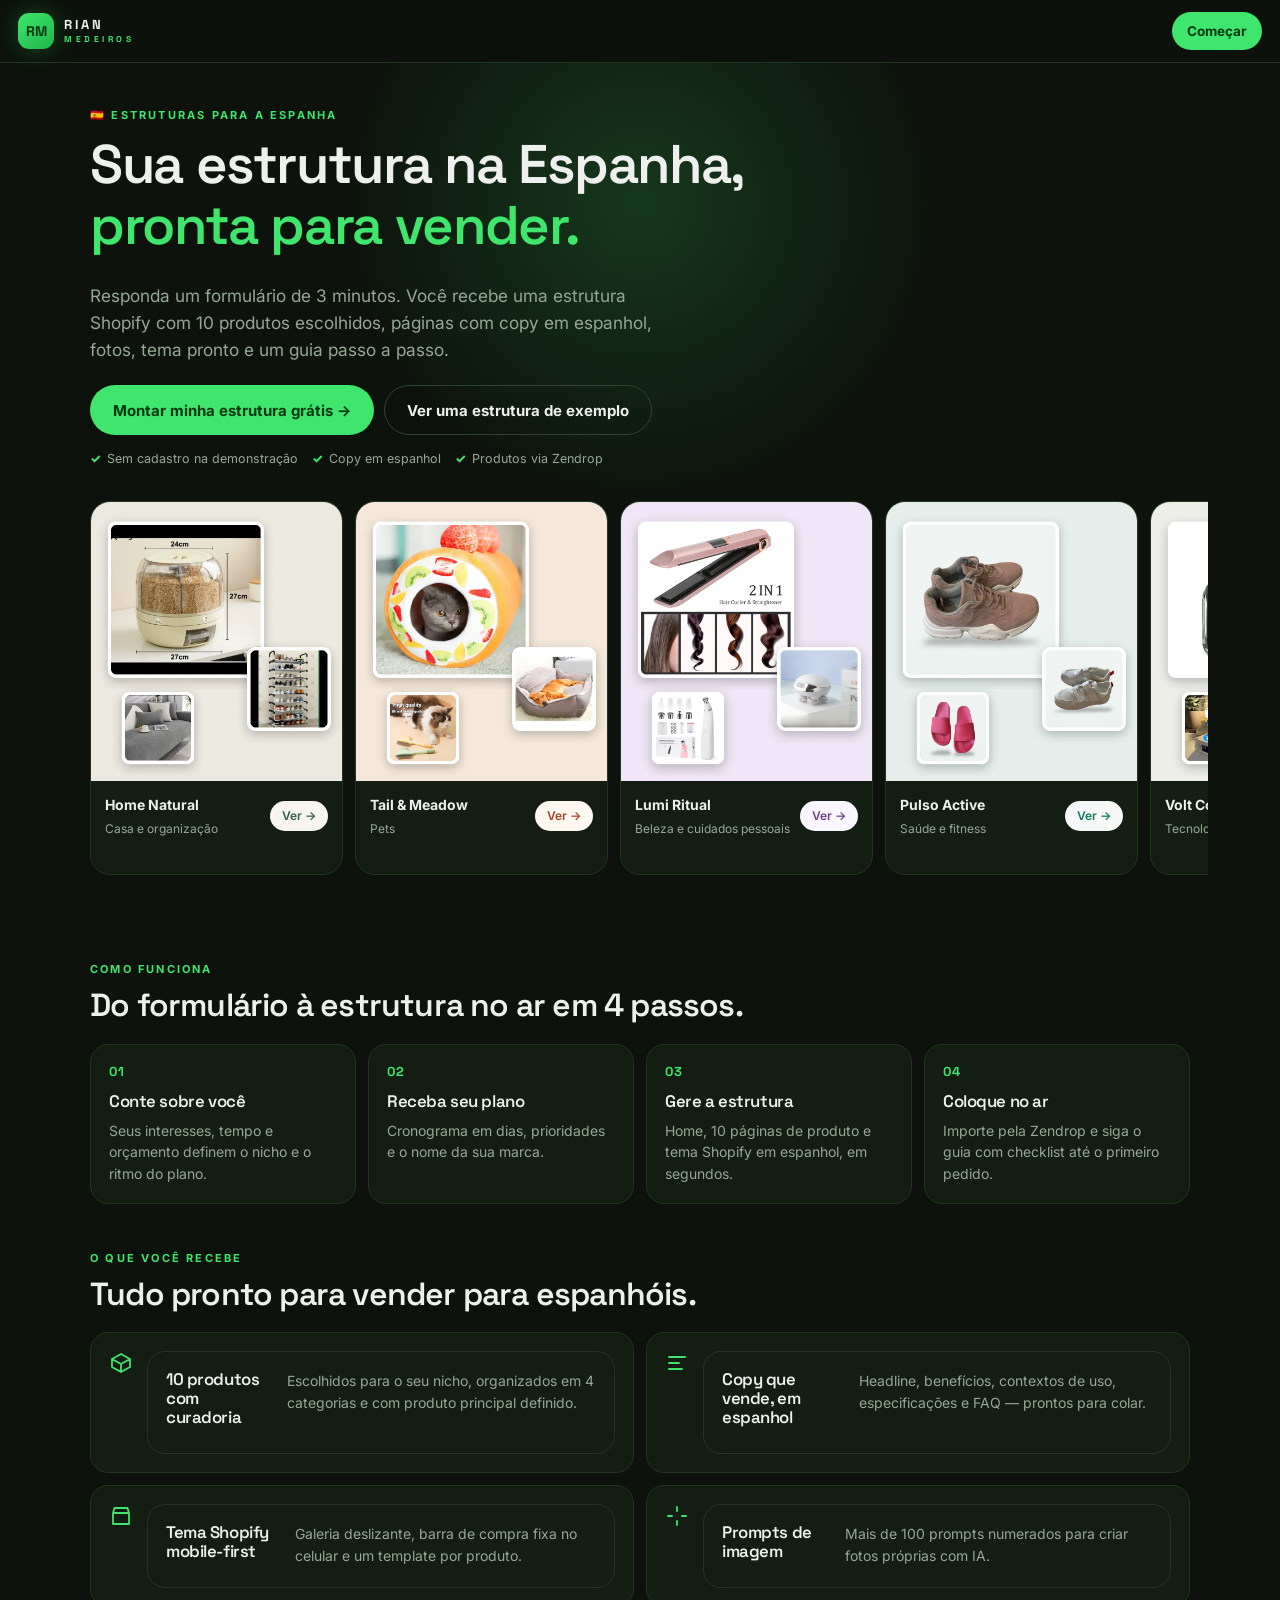
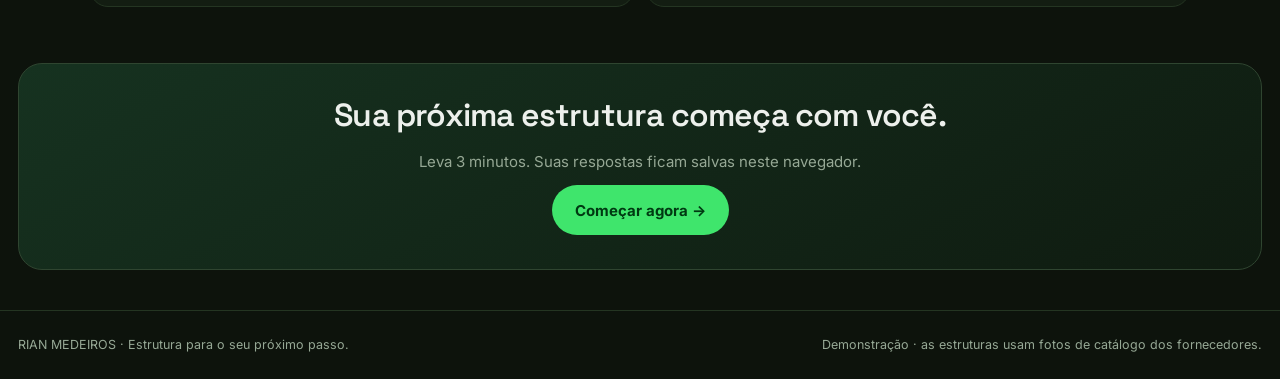
<file: index.html>
<!doctype html>
<html lang="pt-BR">
<head>
  <meta charset="utf-8">
  <meta name="viewport" content="width=device-width,initial-scale=1,viewport-fit=cover">
  <meta name="theme-color" content="#0d130c">
  <title>Rian Medeiros · Sua estrutura na Espanha, pronta para vender</title>
  <meta name="description" content="Responda um formulário de 3 minutos e receba uma estrutura Shopify para a Espanha: 10 produtos com copy em espanhol, fotos, tema pronto e guia de instalação.">
  <meta property="og:title" content="Sua estrutura na Espanha, pronta para vender">
  <meta property="og:description" content="10 produtos, copy em espanhol, tema Shopify e guia passo a passo.">
  <meta property="og:image" content="img/pets/h2.webp">
  <link rel="icon" href="img/favicon.svg" type="image/svg+xml">
  <link rel="preconnect" href="https://fonts.googleapis.com"><link rel="preconnect" href="https://fonts.gstatic.com" crossorigin>
  <link href="https://fonts.googleapis.com/css2?family=Inter:wght@400..800&family=Space+Grotesk:wght@500..700&display=swap" rel="stylesheet">
  <link rel="stylesheet" href="css/app.css">
</head>
<body>
  <header class="l-nav">
    <a class="brand" href="index.html"><span class="brand-mark">RM</span><span class="brand-name">RIAN<small>MEDEIROS</small></span></a>
    <a class="btn sm" href="app.html#formulario">Começar</a>
  </header>

  <section class="l-hero">
    <div class="l-wrap">
      <p class="eyebrow">🇪🇸 Estruturas para a Espanha</p>
      <h1>Sua estrutura na Espanha,<br><em>pronta para vender.</em></h1>
      <p class="lead">Responda um formulário de 3 minutos. Você recebe uma estrutura Shopify com 10 produtos escolhidos, páginas com copy em espanhol, fotos, tema pronto e um guia passo a passo.</p>
      <div class="l-cta">
        <a class="btn" href="app.html#formulario">Montar minha estrutura grátis →</a>
        <a class="btn ghost" href="loja.html?n=pets">Ver uma estrutura de exemplo</a>
      </div>
      <div class="l-note"><span>Sem cadastro na demonstração</span><span>Copy em espanhol</span><span>Produtos via Zendrop</span></div>
      <div class="marquee" id="stores" aria-label="Estruturas de exemplo"></div>
    </div>
  </section>

  <section class="l-sec">
    <div class="l-wrap">
      <p class="eyebrow">Como funciona</p>
      <h2>Do formulário à estrutura no ar em 4 passos.</h2>
      <ol class="l-steps" style="margin-top:20px">
        <li><h3>Conte sobre você</h3><p>Seus interesses, tempo e orçamento definem o nicho e o ritmo do plano.</p></li>
        <li><h3>Receba seu plano</h3><p>Cronograma em dias, prioridades e o nome da sua marca.</p></li>
        <li><h3>Gere a estrutura</h3><p>Home, 10 páginas de produto e tema Shopify em espanhol, em segundos.</p></li>
        <li><h3>Coloque no ar</h3><p>Importe pela Zendrop e siga o guia com checklist até o primeiro pedido.</p></li>
      </ol>
    </div>
  </section>

  <section class="l-sec" style="padding-top:0">
    <div class="l-wrap">
      <p class="eyebrow">O que você recebe</p>
      <h2>Tudo pronto para vender para espanhóis.</h2>
      <div class="l-get" style="margin-top:20px">
        <div><svg class="i" viewBox="0 0 24 24"><path d="M21 8l-9-5-9 5 9 5 9-5zM3 8v8l9 5 9-5V8M12 13v8"/></svg><div><h3>10 produtos com curadoria</h3><p>Escolhidos para o seu nicho, organizados em 4 categorias e com produto principal definido.</p></div></div>
        <div><svg class="i" viewBox="0 0 24 24"><path d="M4 6h16M4 12h10M4 18h13"/></svg><div><h3>Copy que vende, em espanhol</h3><p>Headline, benefícios, contextos de uso, especificações e FAQ — prontos para colar.</p></div></div>
        <div><svg class="i" viewBox="0 0 24 24"><path d="M4 9l1.5-5h13L20 9M4 9v11h16V9M4 9h16"/></svg><div><h3>Tema Shopify mobile-first</h3><p>Galeria deslizante, barra de compra fixa no celular e um template por produto.</p></div></div>
        <div><svg class="i" viewBox="0 0 24 24"><path d="M12 3v4M12 17v4M3 12h4M17 12h4"/></svg><div><h3>Prompts de imagem</h3><p>Mais de 100 prompts numerados para criar fotos próprias com IA.</p></div></div>
      </div>
    </div>
  </section>

  <section class="l-final">
    <h2>Sua próxima estrutura começa com você.</h2>
    <p>Leva 3 minutos. Suas respostas ficam salvas neste navegador.</p>
    <a class="btn" href="app.html#formulario">Começar agora →</a>
  </section>

  <footer class="l-foot"><span>RIAN MEDEIROS · Estrutura para o seu próximo passo.</span><span>Demonstração · as estruturas usam fotos de catálogo dos fornecedores.</span></footer>

  <script>
    fetch('data/nichos.json').then(r => r.json()).then(list => {
      const el = document.getElementById('stores');
      el.innerHTML = list.filter(n => n.disponivel).map(n => `
        <a class="store-card" href="loja.html?n=${n.id}">
          <div class="img"><img src="img/${n.id}/h3.webp" alt="" loading="lazy"></div>
          <div class="meta"><div><strong>${n.tienda}</strong><br><small>${n.nome}</small></div><span class="chip" style="background:${n.bg};color:${n.accent};border-color:transparent">Ver →</span></div>
        </a>`).join('');
    });
  </script>
</body>
</html>
</file>
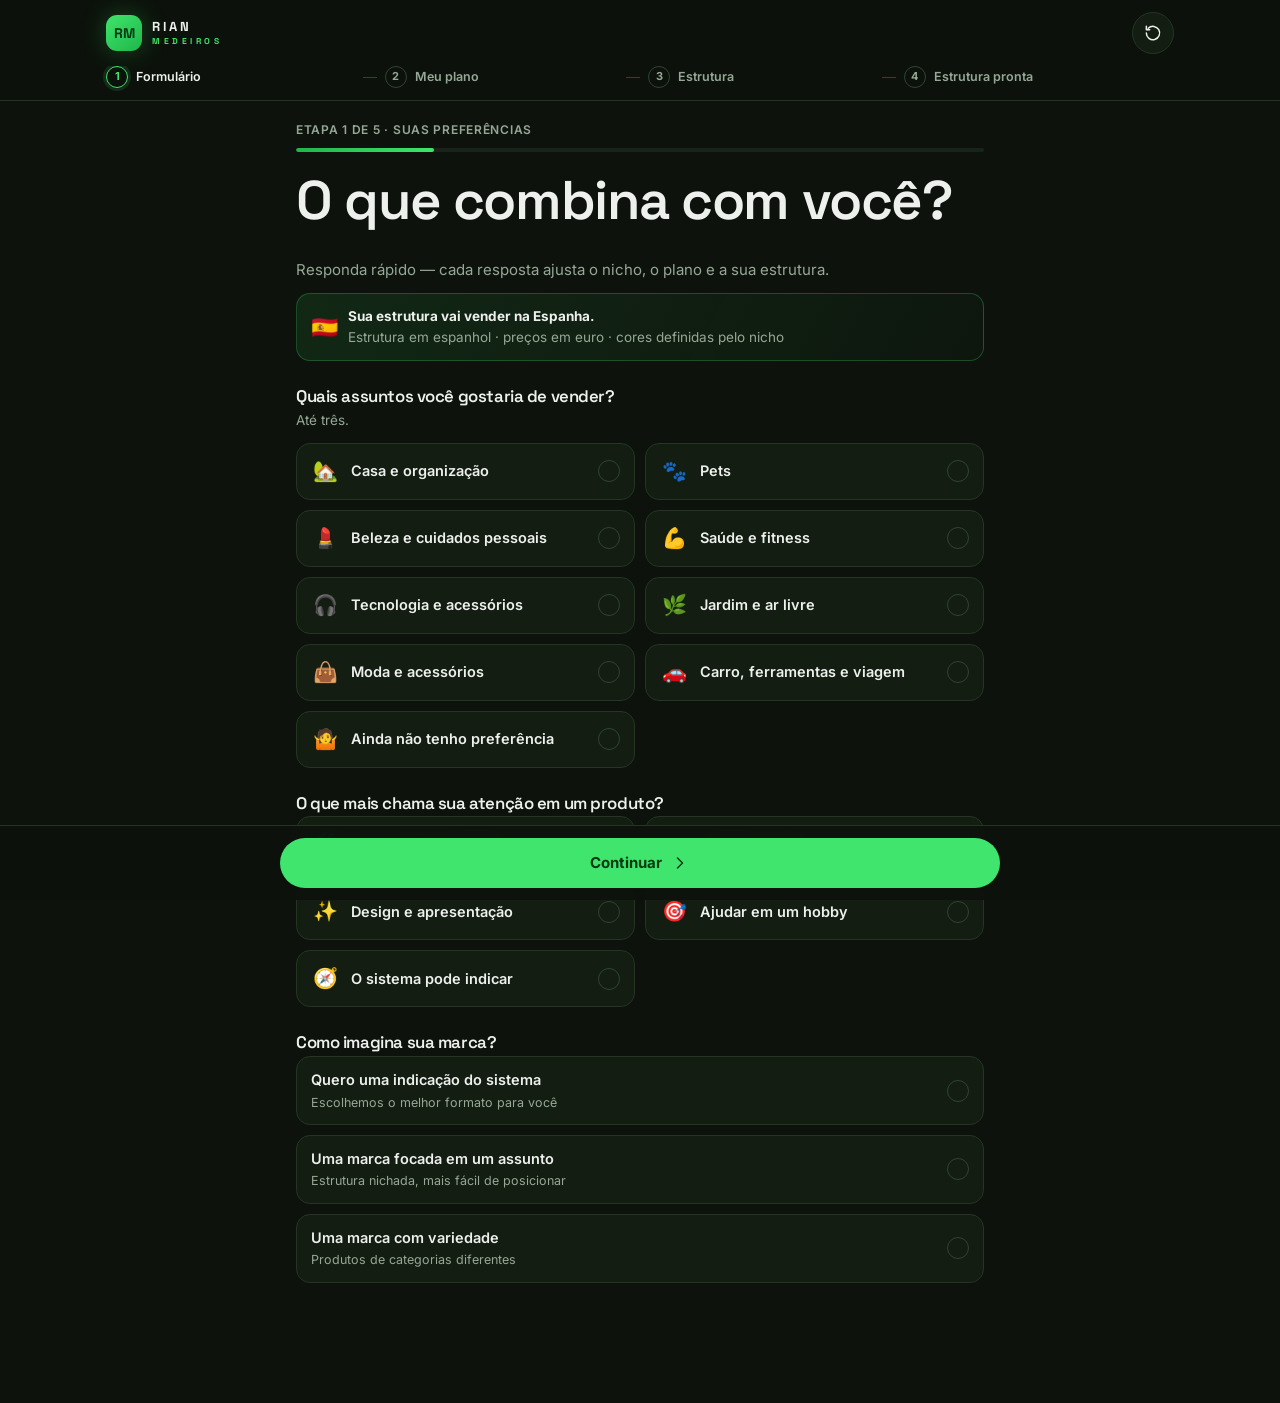
<file: demo/index.html>
<!doctype html>
<html lang="pt-BR">
<head>
  <meta charset="utf-8">
  <base href="/">
  <meta name="viewport" content="width=device-width,initial-scale=1,viewport-fit=cover">
  <meta name="theme-color" content="#0d130c">
  <title>Demonstração · Rian Medeiros</title>
  <meta name="robots" content="noindex">
  <link rel="icon" href="img/favicon.svg" type="image/svg+xml">
  <link rel="preconnect" href="https://fonts.googleapis.com"><link rel="preconnect" href="https://fonts.gstatic.com" crossorigin>
  <link href="https://fonts.googleapis.com/css2?family=Inter:wght@400..800&family=Space+Grotesk:wght@500..700&display=swap" rel="stylesheet">
  <link rel="stylesheet" href="css/app.css">
</head>
<body>
  <div id="app"><div class="loader"><div class="loader-box"><div class="orb"></div><p class="muted">Carregando seu espaço…</p></div></div></div>
  <div id="toast" class="toast" role="status" aria-live="polite"></div>
  <script>
    // Configuração da versão demo. Para novas diferenças, adicione opções aqui e trate em js/app.js (CFG).
    window.RM_CONFIG = { storageKey: "rm-demo-site-v1", semContas: true };
  </script>
  <script src="js/app.js" defer></script>
</body>
</html>
</file>
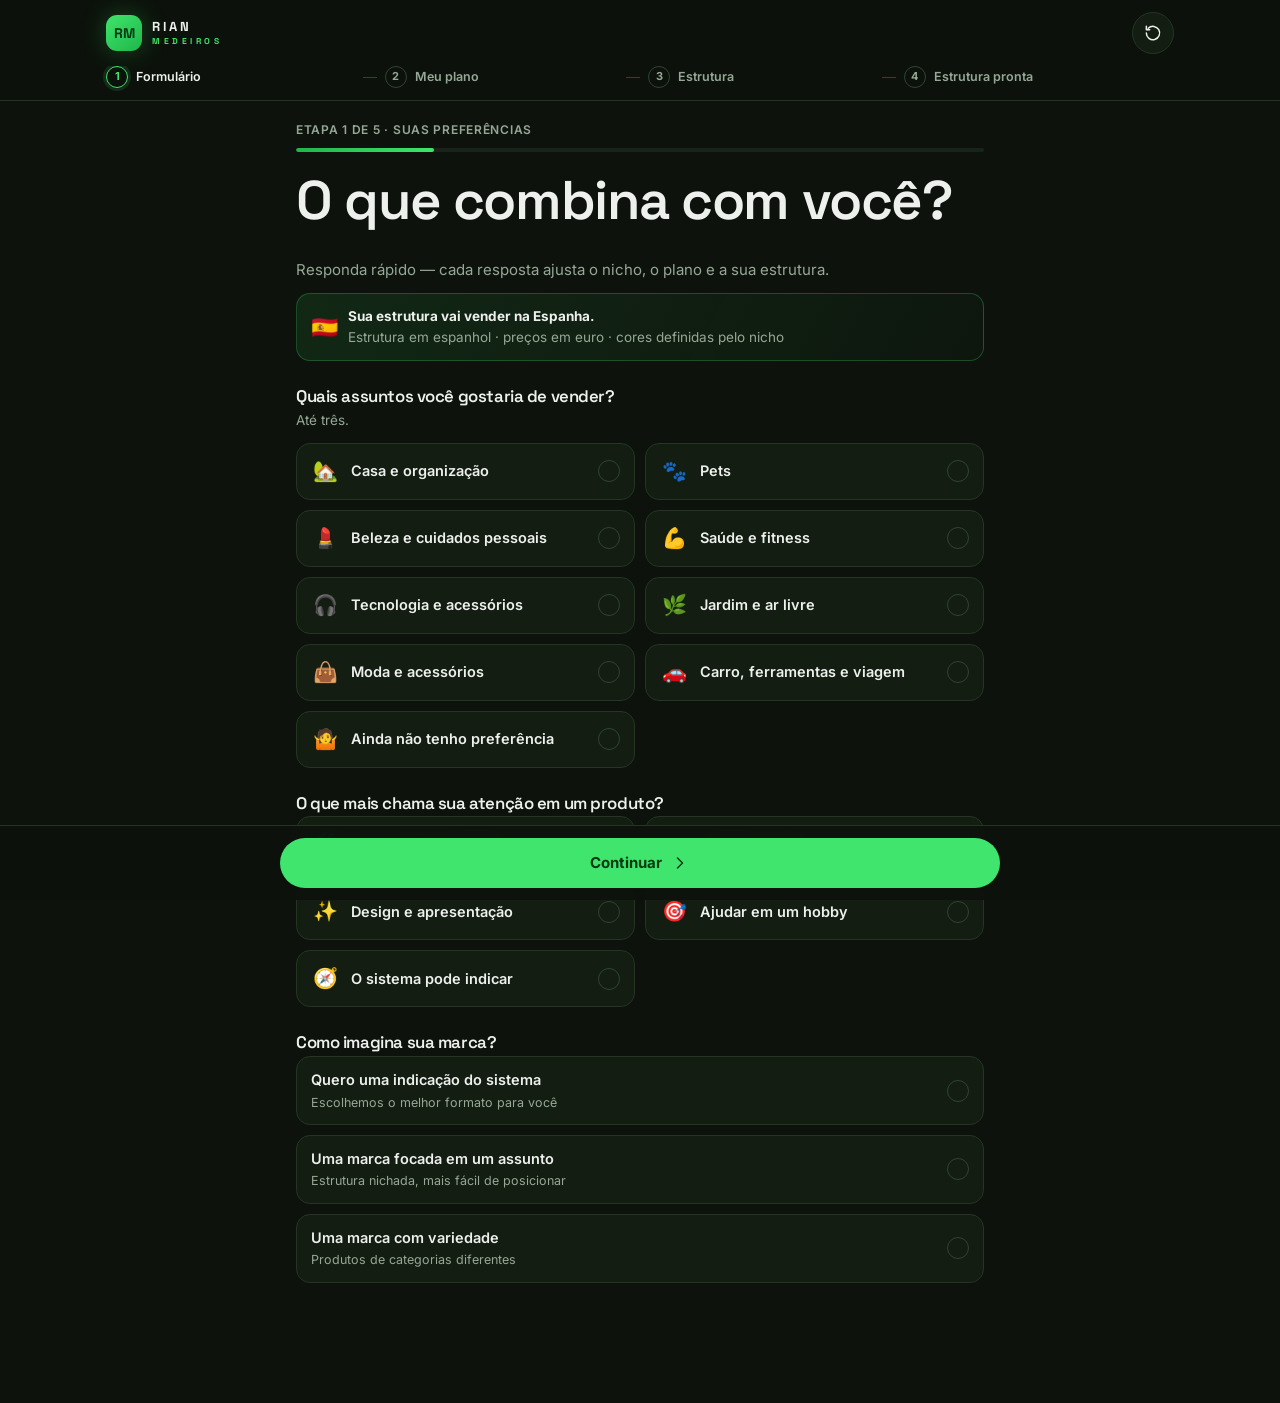
<file: app.html>
<!doctype html>
<html lang="pt-BR">
<head>
  <meta charset="utf-8">
  <meta name="viewport" content="width=device-width,initial-scale=1,viewport-fit=cover">
  <meta name="theme-color" content="#0d130c">
  <title>Área do aluno · Rian Medeiros</title>
  <link rel="icon" href="img/favicon.svg" type="image/svg+xml">
  <link rel="preconnect" href="https://fonts.googleapis.com"><link rel="preconnect" href="https://fonts.gstatic.com" crossorigin>
  <link href="https://fonts.googleapis.com/css2?family=Inter:wght@400..800&family=Space+Grotesk:wght@500..700&display=swap" rel="stylesheet">
  <link rel="stylesheet" href="css/app.css">
</head>
<body>
  <div id="app"><div class="loader"><div class="loader-box"><div class="orb"></div><p class="muted">Carregando seu espaço…</p></div></div></div>
  <div id="toast" class="toast" role="status" aria-live="polite"></div>
  <script src="js/app.js" defer></script>
</body>
</html>
</file>
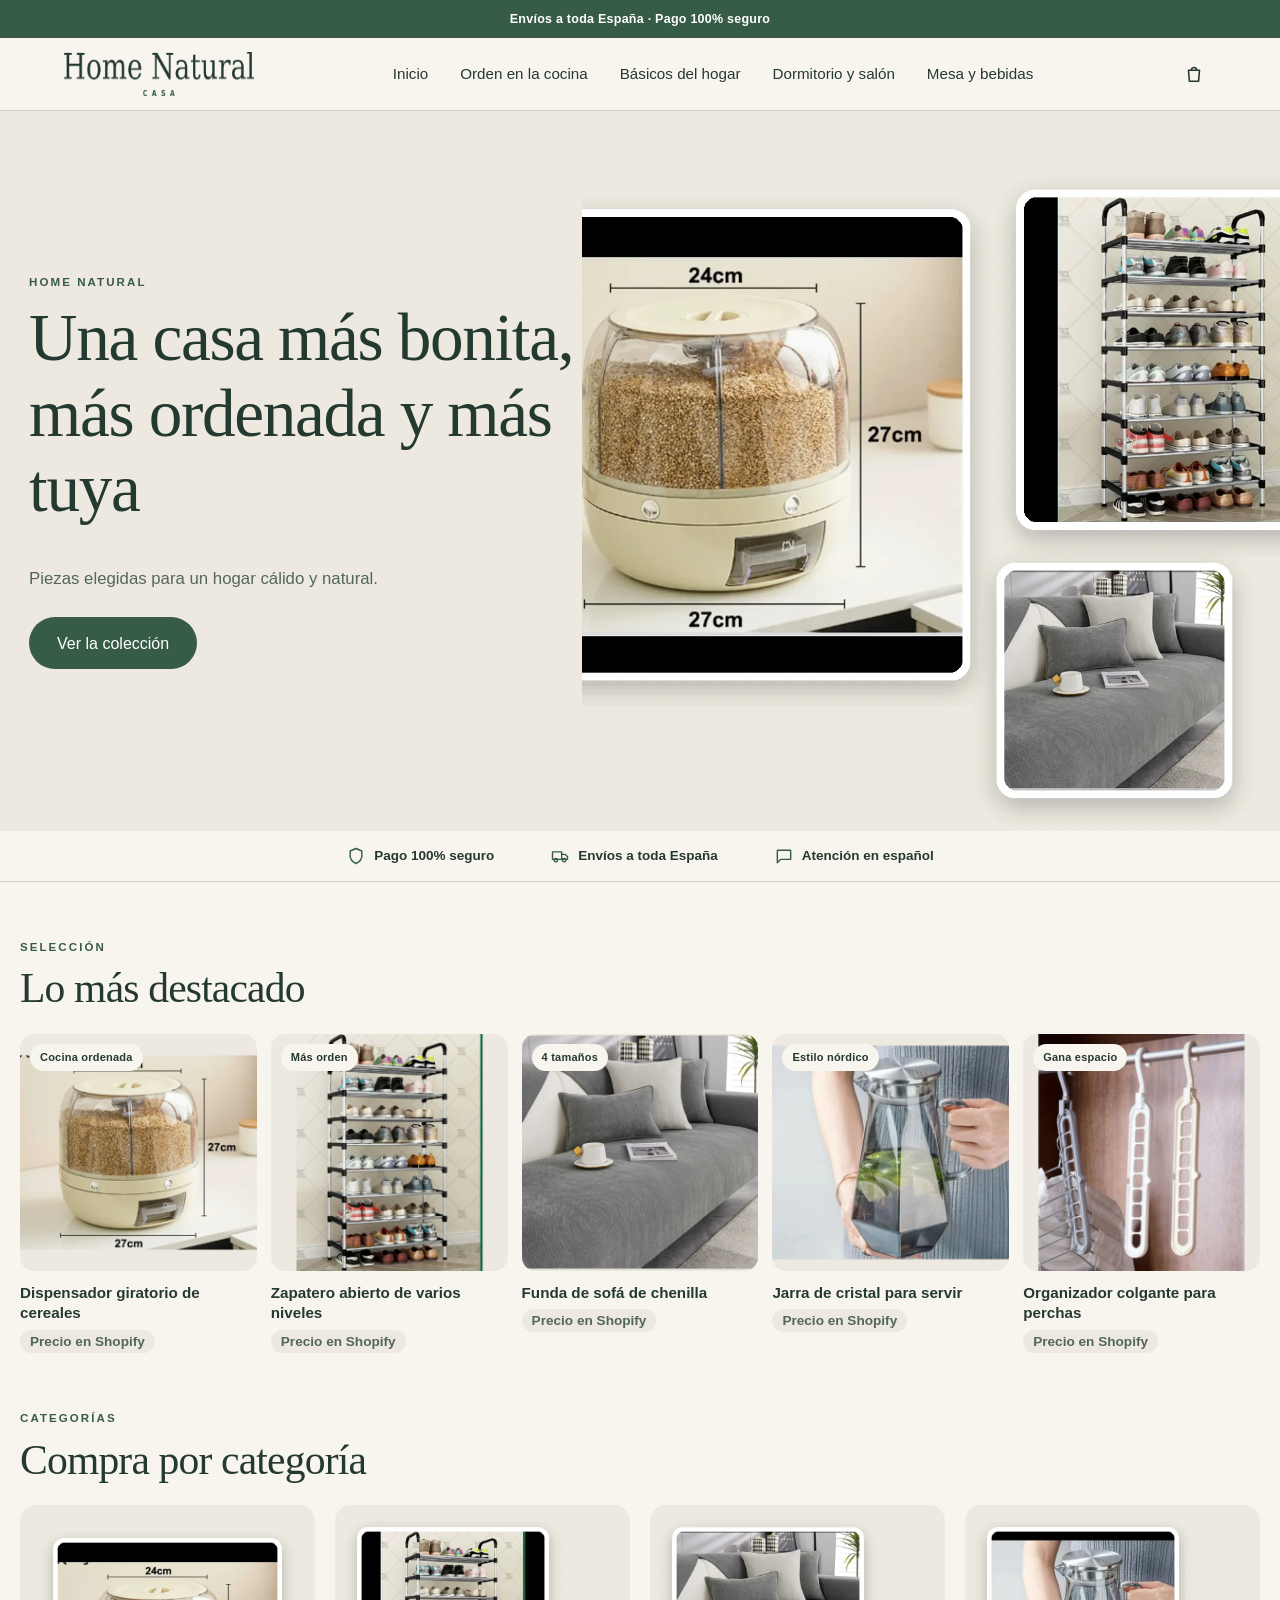
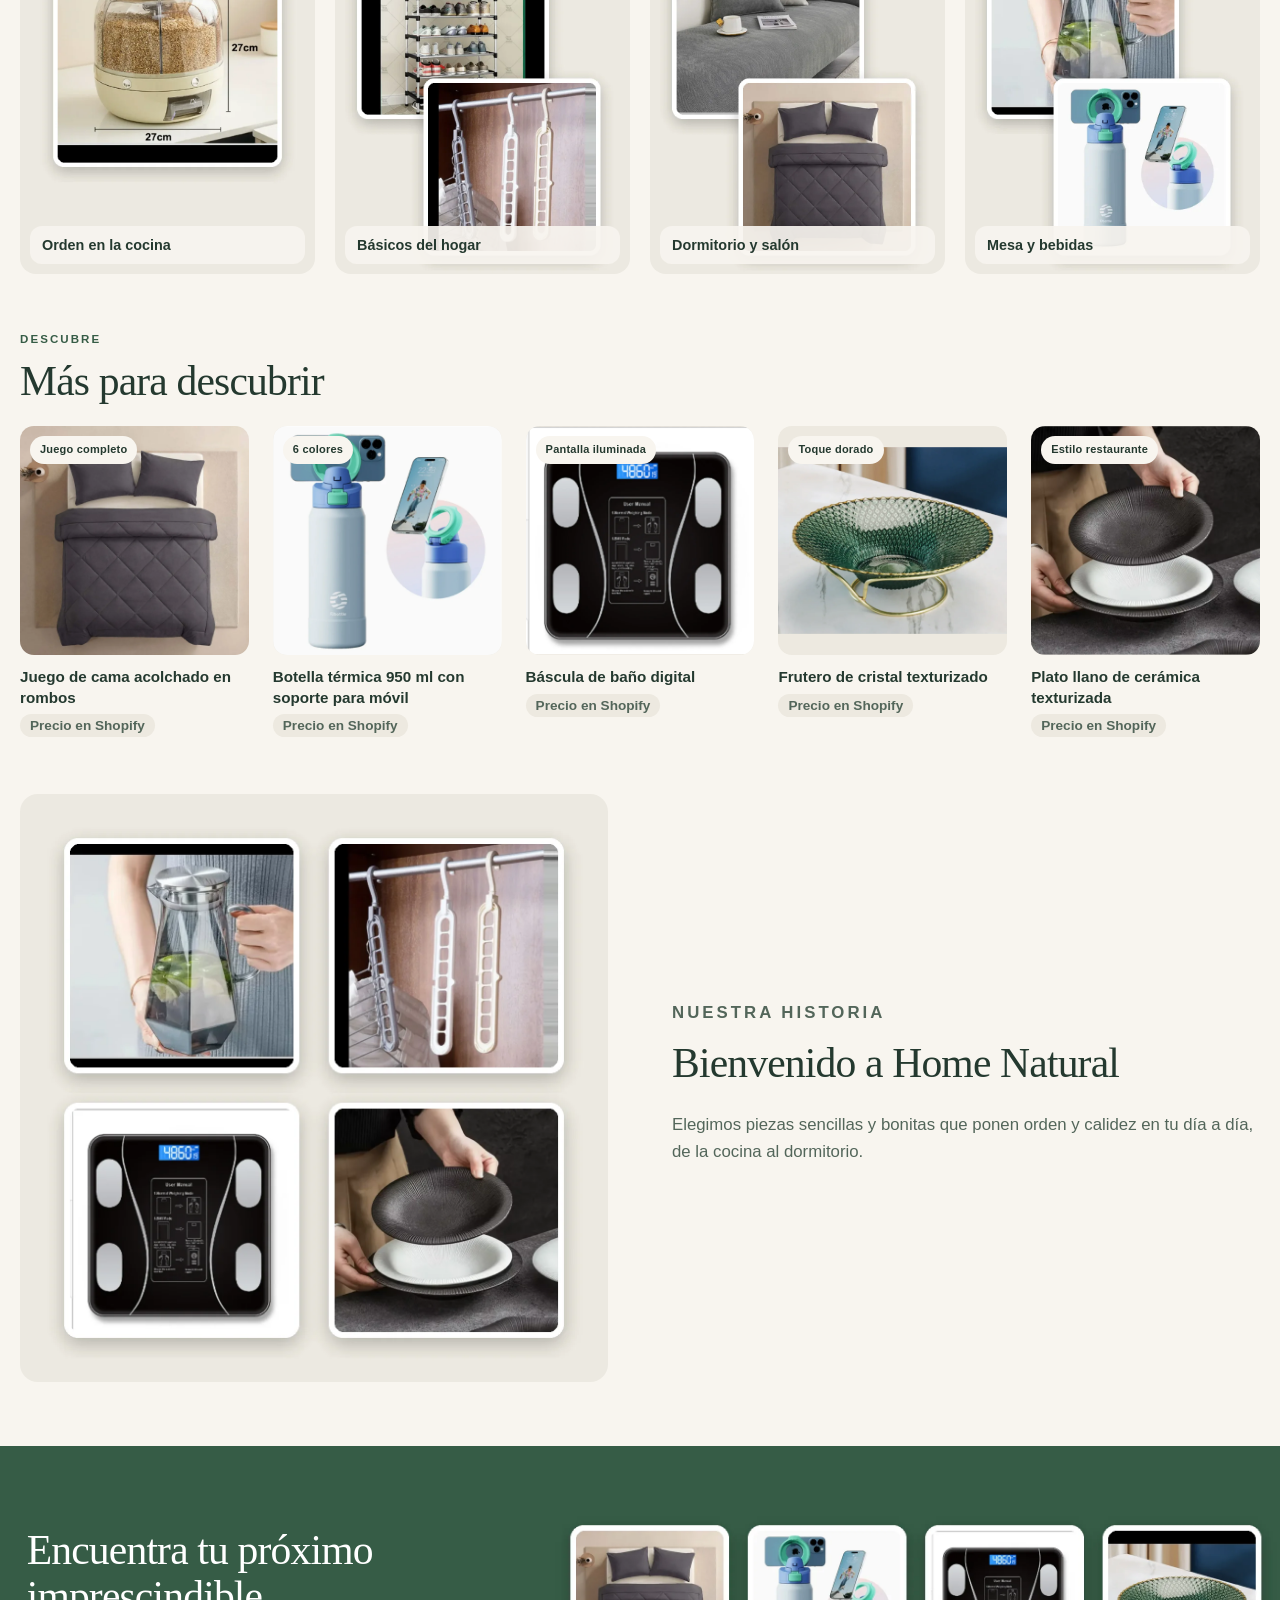
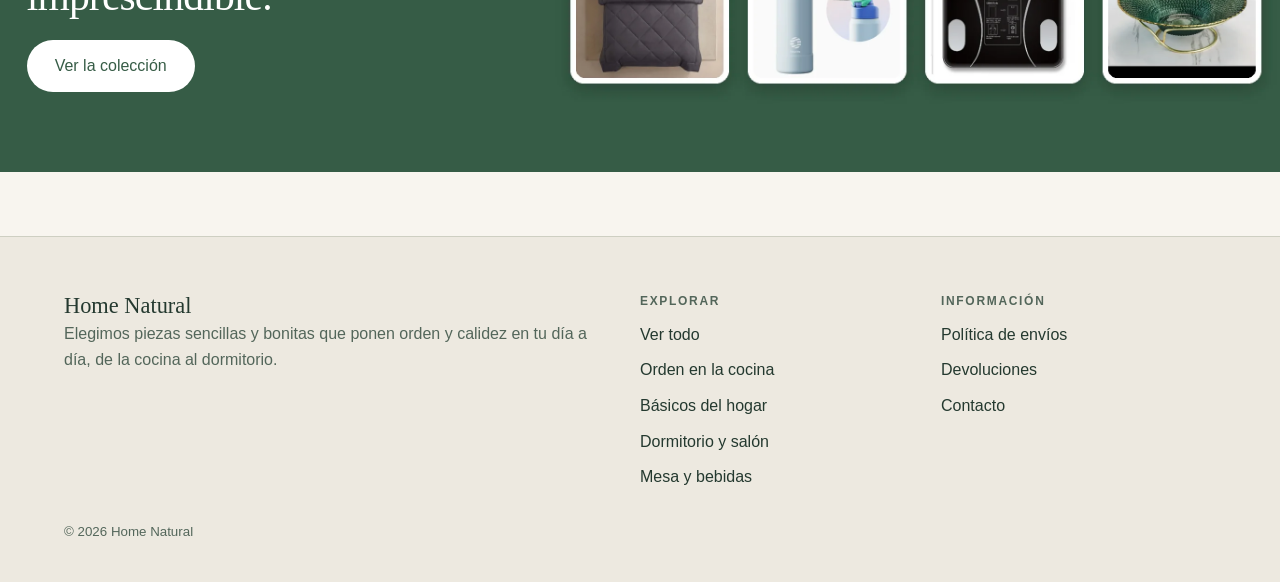
<file: loja.html>
<!doctype html>
<html lang="es">
<head>
  <meta charset="utf-8">
  <meta name="viewport" content="width=device-width,initial-scale=1,viewport-fit=cover">
  <meta name="theme-color" content="#ffffff">
  <meta name="robots" content="noindex">
  <link rel="icon" href="img/favicon.svg" type="image/svg+xml">
  <title>Prévia da estrutura</title>
  <link rel="stylesheet" href="css/loja.css">
  <style>.preview-price{font-size:.85rem;font-weight:600;color:var(--muted);background:var(--surface);padding:4px 10px;border-radius:999px}.price-row .preview-price{font-size:.95rem}</style>
</head>
<body>
  <div id="app"></div>
  <script src="js/loja-preview.js"></script>
</body>
</html>
</file>
<file: css/app.css>
/* Rian Medeiros · área do aluno e landing. Paleta original. */
:root{
  --bg:#0d130c;--bg-2:#0a0f09;--panel:#131d12;--panel-2:#18241a;--border:#243522;--border-2:#2f4530;
  --accent:#3fe56c;--accent-light:#8ef5a8;--accent-ink:#003912;--muted:#96a895;--text:#edf0ec;--green:#8bc5a6;--amber:#f2c66d;--danger:#ff8a7a;
  --r:18px;--r-sm:12px;--ease:cubic-bezier(.2,.8,.2,1);
  --safe-b:env(safe-area-inset-bottom);
  color-scheme:dark;
}
*{box-sizing:border-box}
html{-webkit-text-size-adjust:100%;scroll-behavior:smooth}
body{margin:0;background:var(--bg);color:var(--text);font:15px/1.55 Inter,system-ui,-apple-system,"Segoe UI",Roboto,Arial,sans-serif;-webkit-font-smoothing:antialiased;min-height:100dvh}
h1,h2,h3{font-family:"Space Grotesk",Inter,system-ui,sans-serif;letter-spacing:-.025em;line-height:1.12;margin:0 0 .5em}
h1{font-size:clamp(1.9rem,7.5vw,3.4rem);font-weight:600}
h2{font-size:clamp(1.35rem,5vw,2rem);font-weight:600}
h3{font-size:1.05rem;font-weight:600}
p{margin:0 0 .8em}
a{color:inherit}
img{max-width:100%;display:block}
button,input,select,textarea{font:inherit;color:inherit}
svg.i{width:20px;height:20px;fill:none;stroke:currentColor;stroke-width:1.8;stroke-linecap:round;stroke-linejoin:round;flex-shrink:0}
.muted{color:var(--muted)}
.eyebrow{font-size:11px;letter-spacing:.2em;text-transform:uppercase;font-weight:700;color:var(--accent);margin-bottom:10px}
.sr{position:absolute;width:1px;height:1px;overflow:hidden;clip:rect(0 0 0 0)}
:focus-visible{outline:2px solid var(--accent);outline-offset:2px}

/* Botões */
.btn{display:inline-flex;align-items:center;justify-content:center;gap:8px;min-height:50px;padding:0 22px;border-radius:999px;border:1px solid transparent;background:var(--accent);color:var(--accent-ink);font-weight:700;font-size:15px;cursor:pointer;text-decoration:none;transition:transform .15s var(--ease),filter .15s,background .2s,opacity .2s;white-space:nowrap;-webkit-tap-highlight-color:transparent}
.btn:hover{filter:brightness(1.08)}.btn:active{transform:scale(.97)}
.btn[disabled]{opacity:.45;pointer-events:none}
.btn.ghost{background:transparent;border-color:var(--border-2);color:var(--text)}
.btn.ghost:hover{background:var(--panel-2)}
.btn.soft{background:var(--panel-2);color:var(--text);border-color:var(--border)}
.btn.sm{min-height:38px;padding:0 14px;font-size:13.5px}
.btn.block{width:100%}
.icon-btn{display:inline-grid;place-items:center;width:42px;height:42px;border-radius:50%;border:1px solid var(--border);background:var(--panel);color:var(--text);cursor:pointer}

/* Marca */
.brand{display:flex;align-items:center;gap:10px;text-decoration:none}
.brand-mark{width:36px;height:36px;border-radius:11px;background:linear-gradient(140deg,var(--accent),#1fb64a);color:var(--accent-ink);display:grid;place-items:center;font:800 14px/1 "Space Grotesk",sans-serif;box-shadow:0 0 24px rgba(63,229,108,.25)}
.brand-name{font:700 13px/1.1 "Space Grotesk",sans-serif;letter-spacing:.24em}
.brand-name small{display:block;color:var(--accent);font-size:8.5px;letter-spacing:.42em;margin-top:3px}

/* Painéis e cartões */
.panel{background:var(--panel);border:1px solid var(--border);border-radius:var(--r);padding:20px}
.panel+.panel{margin-top:14px}
.chip{display:inline-flex;align-items:center;gap:6px;border:1px solid var(--border-2);background:var(--panel-2);border-radius:999px;padding:5px 11px;font-size:12px;font-weight:600;color:var(--text)}
.chip.ok{color:var(--accent-light);border-color:rgba(63,229,108,.35);background:rgba(63,229,108,.08)}
.chip.warn{color:var(--amber);border-color:rgba(242,198,109,.35);background:rgba(242,198,109,.08)}
.chips{display:flex;flex-wrap:wrap;gap:8px}
.grid2{display:grid;gap:14px}
@media(min-width:760px){.grid2{grid-template-columns:1fr 1fr}}
.stat{display:grid;gap:2px}.stat strong{font:600 1.6rem/1.1 "Space Grotesk",sans-serif}.stat span{color:var(--muted);font-size:13px}
.divider{height:1px;background:var(--border);margin:18px 0}

/* Toast */
.toast{position:fixed;left:50%;bottom:calc(92px + var(--safe-b));transform:translate(-50%,20px);opacity:0;z-index:90;background:var(--panel-2);border:1px solid var(--border-2);color:var(--text);padding:12px 18px;border-radius:999px;font-weight:600;font-size:14px;box-shadow:0 12px 40px rgba(0,0,0,.45);transition:all .3s var(--ease);pointer-events:none;max-width:calc(100vw - 32px);text-align:center}
.toast.show{opacity:1;transform:translate(-50%,0)}
.toast.error{border-color:rgba(255,138,122,.5);color:var(--danger)}
@media(min-width:960px){.toast{bottom:28px}}

/* ===== Shell do app ===== */
.topbar{position:sticky;top:0;z-index:30;display:flex;align-items:center;justify-content:space-between;gap:12px;padding:12px 16px;background:rgba(13,19,12,.86);backdrop-filter:blur(14px);-webkit-backdrop-filter:blur(14px);border-bottom:1px solid var(--border)}
.topbar .who{display:flex;align-items:center;gap:8px}
.avatar{width:34px;height:34px;border-radius:50%;background:var(--panel-2);border:1px solid var(--border-2);display:grid;place-items:center;font-weight:700;font-size:13px}
.main{width:min(1100px,100%);margin:0 auto;padding:22px 16px calc(110px + var(--safe-b))}
.page-head{margin-bottom:20px}
.page-head p{color:var(--muted);max-width:44em}
.page-head .actions{display:flex;flex-wrap:wrap;gap:10px;margin-top:14px}
.view{animation:enter .35s var(--ease)}
@keyframes enter{from{opacity:0;transform:translateY(8px)}to{opacity:1;transform:none}}

.tabbar{position:fixed;left:0;right:0;bottom:0;z-index:40;display:grid;grid-template-columns:repeat(5,1fr);background:rgba(13,19,12,.94);backdrop-filter:blur(16px);-webkit-backdrop-filter:blur(16px);border-top:1px solid var(--border);padding:6px 4px calc(6px + var(--safe-b))}
.tabbar a{display:flex;flex-direction:column;align-items:center;gap:3px;padding:6px 0;text-decoration:none;color:var(--muted);font-size:10.5px;font-weight:600;border-radius:12px;-webkit-tap-highlight-color:transparent}
.tabbar a.on{color:var(--accent)}
.tabbar a.on svg{filter:drop-shadow(0 0 8px rgba(63,229,108,.45))}
.sidebar{display:none}
@media(min-width:960px){
  .app{display:grid;grid-template-columns:250px 1fr;min-height:100dvh}
  .tabbar{display:none}
  .sidebar{display:flex;flex-direction:column;gap:6px;position:sticky;top:0;height:100dvh;padding:22px 16px;border-right:1px solid var(--border);background:var(--bg-2)}
  .sidebar .brand{margin:0 6px 26px}
  .sidebar a.nav{display:flex;align-items:center;gap:12px;padding:11px 12px;border-radius:12px;color:var(--muted);text-decoration:none;font-weight:600}
  .sidebar a.nav:hover{background:var(--panel)}
  .sidebar a.nav.on{background:var(--panel-2);color:var(--text);box-shadow:inset 3px 0 0 var(--accent)}
  .sidebar .side-foot{margin-top:auto;font-size:12.5px;color:var(--muted)}
  .topbar .brand{display:none}
  .main{padding:32px 32px 60px}
}

/* ===== Onboarding ===== */
.ob-top{position:sticky;top:0;z-index:30;background:rgba(13,19,12,.9);backdrop-filter:blur(14px);-webkit-backdrop-filter:blur(14px);border-bottom:1px solid var(--border)}
.ob-top .row{display:flex;align-items:center;justify-content:space-between;padding:12px 16px;width:min(1100px,100%);margin:0 auto}
.stages{display:flex;gap:6px;padding:0 16px 12px;width:min(1100px,100%);margin:0 auto;overflow-x:auto;scrollbar-width:none}
.stages::-webkit-scrollbar{display:none}
.stage{flex:1 0 auto;display:flex;align-items:center;gap:8px;font-size:12.5px;font-weight:600;color:var(--muted);white-space:nowrap}
.stage b{width:22px;height:22px;border-radius:50%;display:grid;place-items:center;border:1px solid var(--border-2);font-size:11px}
.stage.on{color:var(--text)}.stage.on b{border-color:var(--accent);color:var(--accent);box-shadow:0 0 0 3px rgba(63,229,108,.12)}
.stage.done b{background:var(--accent);color:var(--accent-ink);border-color:var(--accent)}
.stage+.stage::before{content:"";flex:0 0 14px;height:1px;background:var(--border-2)}

.form-wrap{width:min(720px,100%);margin:0 auto;padding:20px 16px calc(120px + var(--safe-b))}
.progress{height:4px;background:var(--panel-2);border-radius:4px;overflow:hidden;margin:4px 0 18px}
.progress i{display:block;height:100%;background:linear-gradient(90deg,#1fb64a,var(--accent));border-radius:4px;transition:width .5s var(--ease)}
.step-label{font-size:12px;color:var(--muted);font-weight:600;letter-spacing:.06em;margin-bottom:8px}
.q{margin:26px 0 0}
.q>h3{margin-bottom:4px}
.q>p.hint{color:var(--muted);font-size:13.5px;margin-bottom:12px}
.opts{display:grid;gap:10px}
.opts.two{grid-template-columns:1fr 1fr}
@media(min-width:560px){.opts.cols{grid-template-columns:1fr 1fr}}
.opt{position:relative;display:flex;align-items:center;gap:12px;min-height:56px;padding:12px 14px;border:1px solid var(--border);background:var(--panel);border-radius:14px;cursor:pointer;transition:border-color .2s,background .2s,transform .12s;-webkit-tap-highlight-color:transparent;text-align:left;width:100%}
.opt:active{transform:scale(.985)}
.opt input{position:absolute;opacity:0;pointer-events:none}
.opt .tick{margin-left:auto;width:22px;height:22px;border-radius:50%;border:1.5px solid var(--border-2);display:grid;place-items:center;flex-shrink:0;transition:all .2s}
.opt .tick svg{width:13px;height:13px;stroke:var(--accent-ink);stroke-width:3.2;opacity:0}
.opt .emo{font-size:20px;width:28px;text-align:center}
.opt .txt{display:grid;gap:1px;font-weight:600;font-size:14.5px}
.opt .txt small{font-weight:400;color:var(--muted);font-size:12.5px}
.opt.on{border-color:var(--accent);background:rgba(63,229,108,.07)}
.opt.on .tick{background:var(--accent);border-color:var(--accent)}.opt.on .tick svg{opacity:1}
.opt.off{opacity:.45;cursor:not-allowed}
.opt .soon{margin-left:auto;font-size:10.5px;font-weight:700;letter-spacing:.06em;text-transform:uppercase;color:var(--amber)}
.field{display:grid;gap:6px;margin-top:12px}
.field label{font-weight:600;font-size:14px}
.input,select.input,textarea.input{width:100%;min-height:52px;border-radius:14px;border:1px solid var(--border);background:var(--panel);padding:0 16px;color:var(--text);outline:none;transition:border-color .2s}
textarea.input{padding:14px 16px;min-height:90px;resize:vertical}
.input:focus{border-color:var(--accent)}
.money{display:grid;grid-template-columns:110px 1fr;gap:10px}
.check-line{display:flex;gap:12px;align-items:flex-start;padding:16px;border-radius:14px;border:1px solid var(--border);background:var(--panel);cursor:pointer}
.check-line input{width:22px;height:22px;accent-color:var(--accent);flex-shrink:0;margin:0}
.review{display:grid;gap:0}
.review div{display:grid;grid-template-columns:1fr;gap:2px;padding:12px 0;border-bottom:1px solid var(--border)}
.review div span{color:var(--muted);font-size:12.5px}
.review div strong{font-weight:600}
@media(min-width:560px){.review div{grid-template-columns:180px 1fr;gap:16px}}
.dock{position:fixed;left:0;right:0;bottom:0;z-index:35;background:rgba(13,19,12,.94);backdrop-filter:blur(16px);-webkit-backdrop-filter:blur(16px);border-top:1px solid var(--border);padding:12px 16px calc(12px + var(--safe-b))}
.dock .row{width:min(720px,100%);margin:0 auto;display:grid;grid-template-columns:auto 1fr;gap:10px}
.dock .row.single{grid-template-columns:1fr}
.dest{display:flex;gap:10px;align-items:center;padding:12px 14px;border-radius:14px;background:linear-gradient(120deg,rgba(63,229,108,.1),rgba(63,229,108,.02));border:1px solid rgba(63,229,108,.25);font-size:13.5px;margin-bottom:6px}
.dest .flag{font-size:22px}

/* Análise / geração */
.loader{min-height:calc(100dvh - 120px);display:grid;place-items:center;text-align:center;padding:24px 16px}
.loader-box{width:min(440px,100%)}
.orb{width:120px;height:120px;margin:0 auto 26px;border-radius:50%;position:relative;background:radial-gradient(circle at 35% 30%,var(--accent-light),var(--accent) 45%,#0b5a22 100%);box-shadow:0 0 60px rgba(63,229,108,.35);animation:pulse 2.2s ease-in-out infinite}
.orb::after{content:"";position:absolute;inset:-14px;border-radius:50%;border:1px dashed rgba(142,245,168,.4);animation:spin 9s linear infinite}
@keyframes pulse{50%{transform:scale(1.06);box-shadow:0 0 90px rgba(63,229,108,.5)}}
@keyframes spin{to{transform:rotate(360deg)}}
.load-steps{list-style:none;padding:0;margin:22px 0 0;display:grid;gap:10px;text-align:left}
.load-steps li{display:flex;gap:12px;align-items:center;padding:12px 14px;border-radius:14px;border:1px solid var(--border);background:var(--panel);color:var(--muted);font-size:14px;transition:all .3s}
.load-steps li .dot{width:20px;height:20px;border-radius:50%;border:2px solid var(--border-2);flex-shrink:0;display:grid;place-items:center}
.load-steps li.run{color:var(--text);border-color:var(--border-2)}
.load-steps li.run .dot{border-color:var(--accent);border-top-color:transparent;animation:spin .8s linear infinite}
.load-steps li.ok{color:var(--text)}
.load-steps li.ok .dot{background:var(--accent);border-color:var(--accent)}
.load-steps li.ok .dot::after{content:"";width:8px;height:4px;border:2px solid var(--accent-ink);border-top:0;border-right:0;transform:rotate(-45deg) translate(1px,-1px)}

/* Plano */
.hero-card{position:relative;overflow:hidden;border-radius:22px;border:1px solid var(--border);background:linear-gradient(150deg,#14261a,var(--panel) 55%);padding:22px}
.hero-card::after{content:"";position:absolute;right:-60px;top:-60px;width:220px;height:220px;border-radius:50%;background:radial-gradient(circle,rgba(63,229,108,.22),transparent 70%)}
.store-pill{display:flex;gap:14px;align-items:center;margin:16px 0}
.store-pill .sw{width:56px;height:56px;border-radius:16px;flex-shrink:0;display:grid;place-items:center;font:700 18px "Space Grotesk";box-shadow:inset 0 0 0 1px rgba(255,255,255,.15)}
.palette{display:flex;gap:6px;margin-top:6px}.palette i{width:22px;height:22px;border-radius:50%;box-shadow:inset 0 0 0 1px rgba(255,255,255,.18)}
.timeline{list-style:none;padding:0;margin:0;display:grid;gap:0}
.timeline li{position:relative;padding:0 0 18px 34px}
.timeline li::before{content:"";position:absolute;left:8px;top:6px;width:12px;height:12px;border-radius:50%;background:var(--accent);box-shadow:0 0 0 4px rgba(63,229,108,.15)}
.timeline li::after{content:"";position:absolute;left:13px;top:22px;bottom:2px;width:2px;background:var(--border-2)}
.timeline li:last-child::after{display:none}
.timeline small{color:var(--accent);font-weight:700;font-size:11.5px;letter-spacing:.08em;text-transform:uppercase}
.bullets{list-style:none;padding:0;margin:0;display:grid;gap:10px}
.bullets li{display:flex;gap:10px;align-items:flex-start;font-size:14.5px}
.bullets li svg{color:var(--accent);margin-top:2px}
.names{display:flex;flex-wrap:wrap;gap:8px;margin:10px 0}
.names button{border:1px solid var(--border-2);background:var(--panel-2);border-radius:999px;padding:9px 14px;font-weight:600;cursor:pointer;font-size:13.5px}
.names button.on{border-color:var(--accent);color:var(--accent-light)}

/* Produtos */
.prod-list{display:grid;gap:12px}
@media(min-width:700px){.prod-list{grid-template-columns:1fr 1fr}}
@media(min-width:1100px){.prod-list.three{grid-template-columns:repeat(3,1fr)}}
.prod{display:grid;grid-template-columns:84px 1fr;gap:14px;align-items:center;padding:10px;border:1px solid var(--border);background:var(--panel);border-radius:16px;text-decoration:none;transition:border-color .2s,transform .15s}
.prod:hover{border-color:var(--border-2)}.prod:active{transform:scale(.99)}
.prod img{width:84px;height:84px;object-fit:cover;border-radius:12px;background:#fff}
.prod h3{font-size:14.5px;margin:0 0 4px;line-height:1.25}
.prod p{margin:0;font-size:12.5px;color:var(--muted)}
.prod .tags{display:flex;gap:6px;margin-top:6px;flex-wrap:wrap}
.prod.main{grid-template-columns:1fr;padding:0;overflow:hidden}
.prod.main img{width:100%;height:auto;aspect-ratio:16/10;border-radius:0}
.prod.main .in{padding:4px 16px 16px}
@media(min-width:700px){.prod.main{grid-column:1/-1;grid-template-columns:1.1fr 1fr}.prod.main img{aspect-ratio:auto;height:100%}.prod.main .in{padding:22px}}
.cat-row{display:flex;gap:8px;overflow-x:auto;scrollbar-width:none;padding-bottom:4px;margin-bottom:14px}
.cat-row::-webkit-scrollbar{display:none}
.cat-row .chip{flex-shrink:0;cursor:pointer;min-height:36px;padding:0 14px}
.cat-row .chip.on{background:var(--accent);color:var(--accent-ink);border-color:var(--accent)}

/* Detalhe do produto */
.pd-gallery{display:flex;gap:10px;overflow-x:auto;scroll-snap-type:x mandatory;scrollbar-width:none;margin:0 -16px;padding:0 16px 4px;scroll-padding:0 16px}
.pd-gallery::-webkit-scrollbar{display:none}
.pd-gallery img{flex:0 0 78%;aspect-ratio:1;object-fit:cover;border-radius:16px;scroll-snap-align:start;background:#fff}
@media(min-width:760px){.pd-gallery img{flex-basis:32%}}
.copy-block{border:1px solid var(--border);border-radius:14px;background:var(--panel);overflow:hidden}
.copy-block+.copy-block{margin-top:10px}
.copy-block header{display:flex;align-items:center;justify-content:space-between;gap:10px;padding:10px 12px 10px 14px;border-bottom:1px solid var(--border);background:var(--panel-2)}
.copy-block header span{font-size:12px;font-weight:700;letter-spacing:.06em;text-transform:uppercase;color:var(--muted)}
.copy-block .body{padding:14px;white-space:pre-line;font-size:14.5px}
.copy-block .body.es{font-family:Georgia,serif;font-size:15.5px}
.copy-btn{display:inline-flex;align-items:center;gap:6px;border:1px solid var(--border-2);background:var(--panel);border-radius:999px;padding:6px 12px;font-size:12.5px;font-weight:700;cursor:pointer;color:var(--text)}
.copy-btn.done{color:var(--accent);border-color:rgba(63,229,108,.4)}
.copy-btn svg{width:15px;height:15px}
.kv{display:grid;gap:0}
.kv div{display:flex;justify-content:space-between;gap:14px;padding:11px 0;border-bottom:1px solid var(--border);font-size:14px}
.kv div span{color:var(--muted)}
.kv div strong{text-align:right}

/* Prévia */
.preview-bar{display:flex;align-items:center;justify-content:space-between;gap:10px;margin-bottom:12px;flex-wrap:wrap}
.seg{display:inline-flex;background:var(--panel);border:1px solid var(--border);border-radius:999px;padding:4px}
.seg button{border:0;background:none;border-radius:999px;padding:8px 14px;font-weight:700;font-size:13px;color:var(--muted);cursor:pointer}
.seg button.on{background:var(--panel-2);color:var(--text);box-shadow:inset 0 0 0 1px var(--border-2)}
.device{margin:0 auto;border-radius:34px;padding:10px;background:#050805;border:1px solid var(--border-2);box-shadow:0 30px 80px rgba(0,0,0,.5);transition:width .4s var(--ease)}
.device.mobile{width:min(390px,100%)}
.device.desktop{width:100%;border-radius:18px;padding:6px}
.device iframe{display:block;width:100%;height:min(74dvh,760px);border:0;border-radius:26px;background:#fff}
.device.desktop iframe{border-radius:12px;height:min(78dvh,820px)}
.page-pick{display:flex;gap:8px;overflow-x:auto;scrollbar-width:none;margin:14px 0 0;padding-bottom:4px}
.page-pick::-webkit-scrollbar{display:none}
.page-pick button{flex-shrink:0;border:1px solid var(--border);background:var(--panel);border-radius:12px;padding:6px;cursor:pointer;width:64px}
.page-pick button img{width:100%;aspect-ratio:1;object-fit:cover;border-radius:8px;background:#fff}
.page-pick button span{display:block;font-size:10.5px;font-weight:700;margin-top:4px;color:var(--muted)}
.page-pick button.on{border-color:var(--accent)}

/* Prompts */
.search{position:relative}
.search svg{position:absolute;left:16px;top:50%;transform:translateY(-50%);color:var(--muted)}
.search .input{padding-left:46px}
.prompt{border:1px solid var(--border);background:var(--panel);border-radius:16px;padding:14px}
.prompt+.prompt{margin-top:10px}
.prompt .top{display:flex;align-items:center;gap:10px;justify-content:space-between}
.prompt .num{min-width:44px;height:30px;border-radius:9px;background:var(--panel-2);border:1px solid var(--border-2);display:grid;place-items:center;font:700 13px "Space Grotesk";color:var(--accent-light)}
.prompt h3{font-size:14px;margin:0;flex:1}
.prompt h3 small{display:block;font-family:Inter,sans-serif;color:var(--muted);font-weight:500;font-size:12px;margin-top:2px}
.prompt p{font-size:13px;color:var(--muted);margin:10px 0 0;display:-webkit-box;-webkit-line-clamp:3;-webkit-box-orient:vertical;overflow:hidden}
.prompt.open p{-webkit-line-clamp:unset}
.prompt .more{background:none;border:0;color:var(--accent);font-weight:700;font-size:12.5px;padding:8px 0 0;cursor:pointer}

/* Guia */
.guide-progress{display:flex;align-items:center;gap:16px}
.ring{--p:0;width:64px;height:64px;border-radius:50%;background:conic-gradient(var(--accent) calc(var(--p)*1%),var(--panel-2) 0);display:grid;place-items:center;flex-shrink:0}
.ring span{width:50px;height:50px;border-radius:50%;background:var(--panel);display:grid;place-items:center;font:700 14px "Space Grotesk"}
.gstep{border:1px solid var(--border);background:var(--panel);border-radius:16px;overflow:hidden}
.gstep+.gstep{margin-top:10px}
.gstep summary{list-style:none;display:flex;align-items:center;gap:12px;padding:14px;cursor:pointer}
.gstep summary::-webkit-details-marker{display:none}
.gstep .n{width:30px;height:30px;border-radius:50%;border:1.5px solid var(--border-2);display:grid;place-items:center;font-weight:700;font-size:13px;flex-shrink:0}
.gstep.done .n{background:var(--accent);border-color:var(--accent);color:var(--accent-ink)}
.gstep summary strong{flex:1;font-size:14.5px}
.gstep .body{padding:0 14px 16px 56px;color:var(--muted);font-size:14px}
.gstep .body ol{padding-left:18px;margin:0 0 12px}.gstep .body li{margin-bottom:6px}
.gstep .body b{color:var(--text)}

/* Início */
.welcome{display:grid;gap:16px}
@media(min-width:900px){.welcome{grid-template-columns:1.3fr 1fr}}
.welcome .shot{border-radius:18px;overflow:hidden;border:1px solid var(--border);background:#fff;aspect-ratio:9/10}
.welcome .shot img{width:100%;height:100%;object-fit:cover}
.quick{display:grid;grid-template-columns:1fr 1fr;gap:10px}
@media(min-width:900px){.quick{grid-template-columns:repeat(4,1fr)}}
.quick a{display:grid;gap:8px;padding:16px;border-radius:16px;border:1px solid var(--border);background:var(--panel);text-decoration:none;transition:border-color .2s}
.quick a:hover{border-color:var(--border-2)}
.quick a svg{color:var(--accent)}
.quick a strong{font-size:14px}.quick a span{font-size:12.5px;color:var(--muted)}

/* ===== Landing ===== */
.l-nav{position:sticky;top:0;z-index:30;display:flex;justify-content:space-between;align-items:center;padding:12px 18px;background:rgba(13,19,12,.8);backdrop-filter:blur(14px);-webkit-backdrop-filter:blur(14px);border-bottom:1px solid var(--border)}
.l-hero{position:relative;overflow:hidden;padding:44px 18px 30px;text-align:left}
.l-hero::before{content:"";position:absolute;left:50%;top:-180px;width:640px;height:640px;transform:translateX(-50%);background:radial-gradient(circle,rgba(63,229,108,.18),transparent 65%);pointer-events:none}
.l-wrap{width:min(1100px,100%);margin:0 auto;position:relative}
.l-hero h1 em{font-style:normal;color:var(--accent)}
.l-hero p.lead{color:var(--muted);font-size:1.08rem;max-width:34em}
.l-cta{display:flex;flex-wrap:wrap;gap:10px;margin:22px 0 14px}
.l-note{font-size:12.5px;color:var(--muted);display:flex;gap:14px;flex-wrap:wrap}
.l-note span::before{content:"✓";color:var(--accent);font-weight:800;margin-right:6px}
.marquee{margin-top:28px;display:flex;gap:12px;overflow-x:auto;scroll-snap-type:x mandatory;padding:4px 18px 10px;margin-left:-18px;margin-right:-18px;scrollbar-width:none;scroll-padding:0 18px}
.marquee::-webkit-scrollbar{display:none}
.store-card{flex:0 0 68%;scroll-snap-align:start;border-radius:20px;overflow:hidden;border:1px solid var(--border);background:var(--panel);text-decoration:none;transition:transform .2s var(--ease)}
.store-card:hover{transform:translateY(-3px)}
.store-card .img{aspect-ratio:9/10;background:#fff}
.store-card .img img{width:100%;height:100%;object-fit:cover}
.store-card .meta{padding:12px 14px;display:flex;justify-content:space-between;align-items:center;gap:8px}
.store-card .meta strong{font-size:14px}.store-card .meta small{color:var(--muted);font-size:12px}
@media(min-width:760px){.store-card{flex-basis:30%}}
@media(min-width:1100px){.store-card{flex-basis:23%}}
.l-sec{padding:46px 18px}
.l-steps{display:grid;gap:12px;counter-reset:s;list-style:none;padding:0;margin:0}
@media(min-width:760px){.l-steps{grid-template-columns:repeat(4,1fr)}}
.l-steps li{counter-increment:s;padding:18px;border-radius:18px;border:1px solid var(--border);background:var(--panel)}
.l-steps li::before{content:"0" counter(s);display:block;font:700 13px "Space Grotesk";color:var(--accent);margin-bottom:12px;letter-spacing:.1em}
.l-steps li p{color:var(--muted);font-size:14px;margin:0}
.l-get{display:grid;gap:12px}
@media(min-width:760px){.l-get{grid-template-columns:1fr 1fr}}
.l-get div{display:flex;gap:14px;padding:18px;border-radius:18px;border:1px solid var(--border);background:var(--panel)}
.l-get div svg{color:var(--accent);width:24px;height:24px}
.l-get p{color:var(--muted);font-size:14px;margin:0}
.l-final{margin:10px 18px 40px;border-radius:24px;padding:34px 22px;text-align:center;background:linear-gradient(150deg,#163220,#0f1b10);border:1px solid var(--border-2)}
.l-final p{color:var(--muted)}
.l-foot{padding:24px 18px calc(24px + var(--safe-b));border-top:1px solid var(--border);color:var(--muted);font-size:12.5px;display:flex;justify-content:space-between;gap:12px;flex-wrap:wrap}
@media(prefers-reduced-motion:reduce){*{animation:none!important;transition:none!important}}
/* ajustes */
.app>div{min-width:0}
.main{overflow-x:clip}
.grid2>*{min-width:0}
.copy-block .body{overflow-wrap:anywhere}
.desk-title{flex:1;min-width:0;white-space:nowrap;overflow:hidden;text-overflow:ellipsis;text-align:center}
@media(max-width:480px){.stage:not(.on) span{display:none}.stage{flex:0 0 auto}.stage.on{flex:1 0 auto}}
@media(min-width:760px){.pd-gallery{display:grid;grid-template-columns:repeat(3,1fr);overflow:visible;margin:0;padding:0}.pd-gallery img{width:100%}}
.store-card .meta .chip{white-space:nowrap;flex-shrink:0}
</file>
<file: css/loja.css>
/* Tema Rian · mobile-first. Las variables de color vienen del layout. */
*{box-sizing:border-box}
html{-webkit-text-size-adjust:100%;scroll-behavior:smooth}
body{margin:0;background:var(--bg);color:var(--text);font:16px/1.6 -apple-system,BlinkMacSystemFont,"Segoe UI",Roboto,Helvetica,Arial,sans-serif;-webkit-font-smoothing:antialiased}
img{max-width:100%;display:block}
h1,h2,h3,p{margin:0 0 .6em}
h1,h2{font-family:Georgia,"Times New Roman",serif;font-weight:500;letter-spacing:-.02em;line-height:1.12}
h1{font-size:clamp(2rem,8vw,4.2rem)}
h2{font-size:clamp(1.6rem,5.5vw,2.6rem)}
h3{font-size:1rem;line-height:1.35}
a{color:inherit;text-decoration:none}
svg{width:22px;height:22px;fill:none;stroke:currentColor;stroke-width:1.7;stroke-linecap:round;stroke-linejoin:round}
.skip-link{position:absolute;left:-9999px}.skip-link:focus{left:12px;top:12px;z-index:99;background:var(--bg);padding:8px 12px}
.eyebrow{font-size:.72rem;letter-spacing:.18em;text-transform:uppercase;color:var(--accent);font-weight:700;margin-bottom:.8em}
.container{width:min(1280px,100%);margin:0 auto;padding:0 20px}
section.container{padding-top:56px}
.section-head{margin-bottom:22px}
.section-head h2{margin:0}
.button,button.add-to-cart{display:inline-flex;align-items:center;justify-content:center;gap:8px;min-height:52px;padding:0 28px;background:var(--accent);color:var(--on-accent);border:0;border-radius:999px;font:700 15px/1 inherit;font-family:inherit;cursor:pointer;transition:transform .15s ease,filter .15s ease}
.button:active,button.add-to-cart:active{transform:scale(.98)}
.button:hover,button.add-to-cart:hover{filter:brightness(1.08)}
.button-light{background:var(--on-accent);color:var(--accent)}
button:disabled{opacity:.5;cursor:not-allowed}
.desktop-only{display:none}.mobile-only{display:block}
@media(min-width:900px){.desktop-only{display:block}.mobile-only{display:none}}

/* Imagen y placeholder */
.store-image{width:100%;height:100%;object-fit:cover}
.image-placeholder{display:flex;flex-direction:column;align-items:center;justify-content:center;gap:4px;width:100%;background:repeating-linear-gradient(135deg,var(--surface) 0 12px,color-mix(in srgb,var(--surface) 80%,var(--border)) 12px 24px);color:var(--muted);font-size:12px;text-align:center;border:1px dashed var(--border)}

/* Cabecera */
.announcement{background:var(--accent);color:var(--on-accent);text-align:center;font-size:12.5px;font-weight:600;letter-spacing:.02em;padding:9px 16px}
.store-header{position:sticky;top:0;z-index:20;display:grid;grid-template-columns:44px 1fr 44px;align-items:center;gap:8px;padding:10px 12px;background:color-mix(in srgb,var(--bg) 92%,transparent);backdrop-filter:blur(12px);-webkit-backdrop-filter:blur(12px);border-bottom:1px solid var(--border)}
.icon-btn{display:inline-grid;place-items:center;width:44px;height:44px;border:0;background:none;color:var(--text);cursor:pointer;position:relative;border-radius:50%}
.logo{justify-self:center;display:flex;align-items:center;max-width:190px}
.logo img{max-height:44px;width:auto}
.logo span{font:500 1.3rem/1 Georgia,serif}
.cart-count{position:absolute;top:4px;right:2px;min-width:18px;height:18px;border-radius:9px;background:var(--accent);color:var(--on-accent);font-size:11px;font-weight:700;display:grid;place-items:center;padding:0 4px}
.main-nav{position:fixed;inset:0 25% 0 0;z-index:40;display:flex;flex-direction:column;gap:4px;padding:72px 24px 24px;background:var(--bg);transform:translateX(-105%);transition:transform .3s cubic-bezier(.2,.8,.2,1);box-shadow:0 0 0 100vmax rgba(0,0,0,0);font-size:1.15rem}
.main-nav a{padding:14px 0;border-bottom:1px solid var(--border)}
.main-nav.open{transform:none;box-shadow:0 0 0 100vmax rgba(0,0,0,.35)}
.menu-close{position:absolute;top:12px;left:12px}
@media(min-width:900px){
  .store-header{grid-template-columns:auto 1fr auto;padding:14px 5%}
  .menu-btn,.menu-close{display:none}
  .logo{justify-self:start}
  .main-nav{position:static;transform:none;flex-direction:row;justify-content:center;gap:32px;padding:0;background:none;font-size:.95rem;box-shadow:none}
  .main-nav a{border:0;padding:6px 0}
}

/* Hero */
.hero{display:grid;gap:0;background:var(--surface)}
.hero-copy{padding:36px 20px 28px}
.hero-sub{color:var(--muted);font-size:1.05rem;max-width:34em;margin-bottom:24px}
.hero-media{display:block}
.hero-media .store-image{aspect-ratio:9/10}
@media(min-width:900px){
  .hero{grid-template-columns:1fr 1.2fr;align-items:center;min-height:min(80vh,760px)}
  .hero-copy{padding:60px 0 60px max(5%,calc((100vw - 1280px)/2 + 20px))}
  .hero-media{height:100%}.hero-media span,.hero-media .store-image{height:100%;aspect-ratio:auto}
}
.trust-row{list-style:none;margin:0;padding:14px 20px;display:flex;gap:22px;overflow-x:auto;scrollbar-width:none;border-bottom:1px solid var(--border);font-size:13.5px;font-weight:600;white-space:nowrap}
.trust-row::-webkit-scrollbar{display:none}
.trust-row li{display:flex;align-items:center;gap:8px}
.trust-row svg{color:var(--accent);width:20px;height:20px}
@media(min-width:900px){.trust-row{justify-content:center;gap:56px}}

/* Tarjetas */
.product-rail{display:grid;grid-auto-flow:column;grid-auto-columns:72%;gap:14px;overflow-x:auto;scroll-snap-type:x mandatory;scroll-padding:0 20px;margin:0 -20px;padding:0 20px 8px;scrollbar-width:none}
.product-rail::-webkit-scrollbar{display:none}
.product-rail>*{scroll-snap-align:start}
.product-grid{display:grid;grid-template-columns:repeat(2,1fr);gap:18px 12px}
@media(min-width:700px){.product-rail{grid-auto-columns:40%}}
@media(min-width:1000px){.product-rail{grid-auto-flow:row;grid-template-columns:repeat(5,1fr);overflow:visible;margin:0;padding:0}.product-grid{grid-template-columns:repeat(5,1fr);gap:24px}}
.product-card a{display:block}
.card-media{position:relative;border-radius:14px;overflow:hidden;background:var(--surface);aspect-ratio:1}
.card-media .store-image{transition:transform .5s ease}
.product-card a:hover .store-image{transform:scale(1.04)}
.card-badge{position:absolute;top:10px;left:10px;background:var(--bg);color:var(--text);font-size:11px;font-weight:700;padding:5px 10px;border-radius:999px;letter-spacing:.02em}
.product-card h3{margin:12px 0 4px;font-weight:600;font-size:.95rem}
.card-price{margin:0;font-weight:700;color:var(--text)}
.card-price s{color:var(--muted);font-weight:400;margin-left:6px}

/* Categorías */
.category-grid{display:grid;grid-template-columns:repeat(2,1fr);gap:12px}
@media(min-width:900px){.category-grid{grid-template-columns:repeat(4,1fr);gap:20px}}
.category-tile{position:relative;display:block;border-radius:16px;overflow:hidden;aspect-ratio:4/5;background:var(--surface)}
.category-tile .store-image,.category-tile .image-placeholder{height:100%}
.category-tile span{position:absolute;left:10px;right:10px;bottom:10px;background:color-mix(in srgb,var(--bg) 92%,transparent);border-radius:12px;padding:10px 12px;font-weight:700;font-size:.9rem;line-height:1.25}

/* Split */
.split{display:grid;gap:24px;align-items:center}
.split-media{border-radius:18px;overflow:hidden;background:var(--surface)}
.split-copy p{color:var(--muted);font-size:1.05rem}
@media(min-width:900px){.split{grid-template-columns:1fr 1fr;gap:64px}.split.reverse .split-media{order:2}}

/* Banner */
.banner{margin-top:64px;background:var(--accent);color:var(--on-accent);display:grid}
.banner-copy{padding:40px 20px 28px}
.banner-copy h2{margin-bottom:20px}
@media(min-width:900px){.banner{grid-template-columns:1fr 1.4fr;align-items:center}.banner-copy{padding:60px 0 60px max(5%,calc((100vw - 1280px)/2 + 20px))}}

/* Producto */
.breadcrumb{padding-top:14px;padding-bottom:10px;font-size:13px;color:var(--muted);white-space:nowrap;overflow:hidden;text-overflow:ellipsis}
.product-detail{display:grid;gap:22px;padding-bottom:20px}
@media(max-width:899px){.product-detail{padding:0}.product-detail .product-copy{padding:0 20px}}
@media(min-width:900px){.product-detail{grid-template-columns:1.1fr 1fr;gap:56px;align-items:start}.product-gallery{position:sticky;top:90px}}
.gallery-track{display:flex;overflow-x:auto;scroll-snap-type:x mandatory;scrollbar-width:none;background:var(--surface)}
.gallery-track::-webkit-scrollbar{display:none}
.gallery-slide{flex:0 0 100%;scroll-snap-align:center;aspect-ratio:1}
.gallery-slide .store-image,.gallery-slide .image-placeholder{height:100%}
@media(min-width:900px){.gallery-track{border-radius:20px}}
.gallery-dots{display:flex;justify-content:center;gap:6px;padding:12px 0 0}
.gallery-dots button{width:8px;height:8px;border-radius:4px;border:0;padding:0;background:var(--border);cursor:pointer;transition:width .25s,background .25s}
.gallery-dots button[aria-current="true"]{width:22px;background:var(--accent)}
.offer-badges{display:flex;flex-wrap:wrap;gap:8px;margin-bottom:12px}
.offer-badges span{background:var(--accent);color:var(--on-accent);font-size:11.5px;font-weight:700;padding:6px 12px;border-radius:999px;letter-spacing:.03em;text-transform:uppercase}
.offer-badges span.soft{background:var(--surface);color:var(--text)}
.product-title{font-size:clamp(1.7rem,6.5vw,2.8rem);margin-bottom:.35em}
.product-rating{font-size:14px;color:var(--muted);margin-bottom:10px}.product-rating span{color:var(--accent);letter-spacing:2px}
.price-row{display:flex;align-items:baseline;gap:10px;margin-bottom:18px;flex-wrap:wrap}
.price{font-size:1.6rem}
.price-row s{color:var(--muted)}
.discount-badge{background:var(--surface);color:var(--accent);font-weight:700;font-size:13px;padding:3px 9px;border-radius:999px}
.offer-headline{font-size:clamp(1.25rem,4.6vw,1.7rem);margin-bottom:.4em}
.offer-subtitle{color:var(--muted)}
.quick-benefits{list-style:none;margin:18px 0 22px;padding:0;display:grid;gap:10px}
.quick-benefits li{position:relative;padding:12px 14px 12px 44px;background:var(--surface);border-radius:12px;font-weight:600;font-size:.95rem;line-height:1.35}
.quick-benefits li::before{content:"";position:absolute;left:14px;top:50%;width:18px;height:18px;margin-top:-9px;border-radius:50%;background:var(--accent) url("data:image/svg+xml,%3Csvg xmlns='http://www.w3.org/2000/svg' viewBox='0 0 24 24' fill='none' stroke='white' stroke-width='3.2' stroke-linecap='round' stroke-linejoin='round'%3E%3Cpath d='M6 12.5l4 4 8-9'/%3E%3C/svg%3E") center/12px no-repeat}
.options label{display:block;font-weight:700;font-size:14px;margin:12px 0 6px}
.options select{width:100%;min-height:50px;border-radius:12px;border:1px solid var(--border);background:var(--bg);color:var(--text);padding:0 14px;font:inherit}
.purchase-row{display:grid;grid-template-columns:auto 1fr;gap:10px;margin-top:14px}
.quantity-control{display:flex;align-items:center;border:1px solid var(--border);border-radius:999px;overflow:hidden;height:52px}
.quantity-control button{width:42px;height:100%;border:0;background:none;color:var(--text);font-size:20px;cursor:pointer}
.quantity-control input{width:36px;border:0;background:none;text-align:center;font:inherit;font-weight:700;color:var(--text);-moz-appearance:textfield}
.quantity-control input::-webkit-inner-spin-button{-webkit-appearance:none}
button.add-to-cart{width:100%}
.mini-trust{list-style:none;padding:0;margin:14px 0 0;display:flex;flex-wrap:wrap;gap:6px 18px;font-size:13px;color:var(--muted)}
.mini-trust li::before{content:"✓";color:var(--accent);font-weight:800;margin-right:6px}
.dispatch-note{margin-top:14px;padding:12px 14px;border:1px solid var(--border);border-radius:12px;font-size:14px}
.shipping-link{display:inline-block;margin-top:12px;font-size:14px;font-weight:600;color:var(--accent)}
.payment-methods{display:flex;flex-wrap:wrap;gap:6px;margin-top:16px}.payment-icon{width:38px;height:24px}
.sticky-buy{position:fixed;left:0;right:0;bottom:0;z-index:30;display:flex;align-items:center;gap:12px;padding:10px 14px calc(10px + env(safe-area-inset-bottom));background:color-mix(in srgb,var(--bg) 95%,transparent);backdrop-filter:blur(12px);-webkit-backdrop-filter:blur(12px);border-top:1px solid var(--border);transform:translateY(110%);transition:transform .3s ease}
.sticky-buy.show{transform:none}
.sticky-buy>div{display:grid;min-width:0;flex:1}.sticky-buy small{color:var(--muted);white-space:nowrap;overflow:hidden;text-overflow:ellipsis}
.sticky-buy .add-to-cart{width:auto;flex:0 0 auto;min-height:48px;padding:0 22px}
@media(min-width:900px){.sticky-buy{display:none}}
.context-rail{display:grid;grid-auto-flow:column;grid-auto-columns:70%;gap:14px;overflow-x:auto;scroll-snap-type:x mandatory;scroll-padding:0 20px;margin:0 -20px;padding:0 20px 6px;scrollbar-width:none}
.context-rail::-webkit-scrollbar{display:none}
.context-card{scroll-snap-align:start}
.context-card .store-image,.context-card .image-placeholder{border-radius:14px;aspect-ratio:1}
.context-card h3{margin:12px 0 4px}.context-card p{color:var(--muted);font-size:.93rem;margin:0}
@media(min-width:900px){.context-rail{grid-auto-flow:row;grid-template-columns:repeat(4,1fr);overflow:visible;margin:0;padding:0;gap:22px}}
.steps{list-style:none;counter-reset:s;margin:0;padding:0;display:grid;gap:12px}
@media(min-width:900px){.steps{grid-template-columns:repeat(3,1fr);gap:20px}}
.steps li{counter-increment:s;background:var(--surface);border-radius:16px;padding:20px 20px 20px 70px;position:relative;font-weight:500}
.steps li::before{content:counter(s);position:absolute;left:18px;top:16px;width:36px;height:36px;border-radius:50%;background:var(--accent);color:var(--on-accent);display:grid;place-items:center;font:700 16px/1 Georgia,serif}
.spec-list{margin:0;display:grid}
.spec-list div{display:grid;grid-template-columns:minmax(110px,40%) 1fr;gap:12px;padding:12px 0;border-bottom:1px solid var(--border);font-size:.95rem}
.spec-list dt{color:var(--muted)}.spec-list dd{margin:0;font-weight:600}
.final-cta{margin-top:64px;background:var(--accent);color:var(--on-accent);text-align:center;padding:56px 24px}
.final-cta p{opacity:.85;max-width:34em;margin:0 auto 24px}
.faq{padding-bottom:40px}
.faq details{border-bottom:1px solid var(--border)}
.faq summary{list-style:none;cursor:pointer;padding:18px 36px 18px 0;font-weight:700;position:relative}
.faq summary::-webkit-details-marker{display:none}
.faq summary::after{content:"+";position:absolute;right:4px;top:12px;font-size:24px;font-weight:300;transition:transform .2s}
.faq details[open] summary::after{transform:rotate(45deg)}
.faq details p{color:var(--muted);margin:0 0 18px}

/* Rodapé y otras páginas */
.store-footer{margin-top:64px;padding:40px 20px calc(96px + env(safe-area-inset-bottom));border-top:1px solid var(--border);display:grid;gap:26px;background:var(--surface)}
.store-footer h3{font-size:.75rem;letter-spacing:.14em;text-transform:uppercase;color:var(--muted)}
.store-footer a{display:block;padding:5px 0}
.footer-brand strong{font:500 1.4rem Georgia,serif}.footer-brand p{color:var(--muted)}
.footer-copy{color:var(--muted)}
@media(min-width:900px){.store-footer{grid-template-columns:2fr 1fr 1fr;padding:56px 5% 40px}.footer-copy{grid-column:1/-1}}
.cart-row{display:grid;grid-template-columns:1fr auto;gap:12px;padding:16px 0;border-bottom:1px solid var(--border)}
.cart-footer{padding:20px 0;display:grid;gap:10px}
.search-form{display:flex;gap:8px;margin-bottom:24px}.search-form input{flex:1;min-height:50px;border-radius:999px;border:1px solid var(--border);padding:0 18px;font:inherit;background:var(--bg);color:var(--text)}
.search-form label{position:absolute;left:-9999px}
input[type=number]{font:inherit}
@media(prefers-reduced-motion:reduce){*{transition:none!important;scroll-behavior:auto!important}}
</file>
